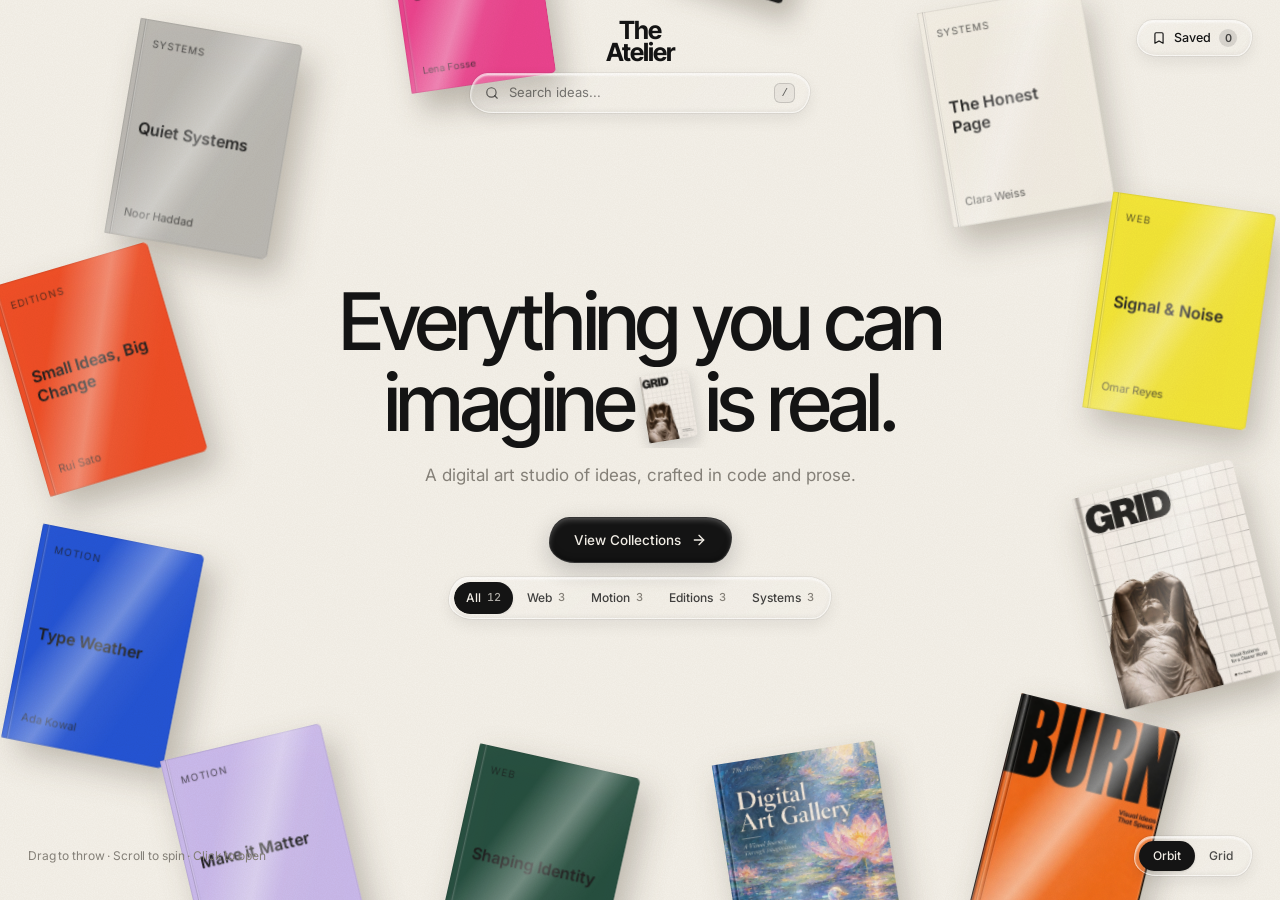
<file: docs/index.html>
<!doctype html>
<html lang="en">
  <head>
    <meta charset="UTF-8" />
    <meta name="viewport" content="width=device-width, initial-scale=1.0" />
    <title>The Atelier — Digital Studio</title>
    <meta name="description" content="A digital art studio of ideas, crafted in code and prose." />
    <meta property="og:title" content="The Atelier — Digital Studio" />
    <meta property="og:description" content="A digital art studio of ideas, crafted in code and prose." />
    <meta property="og:type" content="website" />
    <meta name="twitter:card" content="summary_large_image" />
    <link rel="preconnect" href="https://fonts.googleapis.com" />
    <link rel="preconnect" href="https://fonts.gstatic.com" crossorigin />
    <link
      href="https://fonts.googleapis.com/css2?family=Bodoni+Moda:opsz,wght@6..96,500;6..96,700&family=Bricolage+Grotesque:wght@500;600;700&family=Cormorant+Garamond:ital,wght@0,500;0,600;1,500&family=DM+Sans:wght@400;500;600&family=Fraunces:opsz,wght@9..144,500;9..144,600;9..144,700&family=IBM+Plex+Mono:wght@400;500&family=Inter+Tight:wght@500;600;700&family=Inter:wght@400;500;600&family=Lora:ital,wght@0,400;0,500;1,400&family=Oswald:wght@500;600;700&family=Playfair+Display:ital,wght@0,500;0,700;1,500&family=Plus+Jakarta+Sans:wght@400;500;600&family=Source+Serif+4:ital,wght@0,400;0,500;1,400&family=Space+Mono:wght@400;700&family=Syne:wght@600;700&display=swap"
      rel="stylesheet"
    />
    <script type="module" crossorigin src="./assets/index-Um-8glql.js"></script>
    <link rel="stylesheet" crossorigin href="./assets/index-DsmE0MRh.css">
  </head>
  <body>
    <div id="root"></div>
  </body>
</html>
</file>
